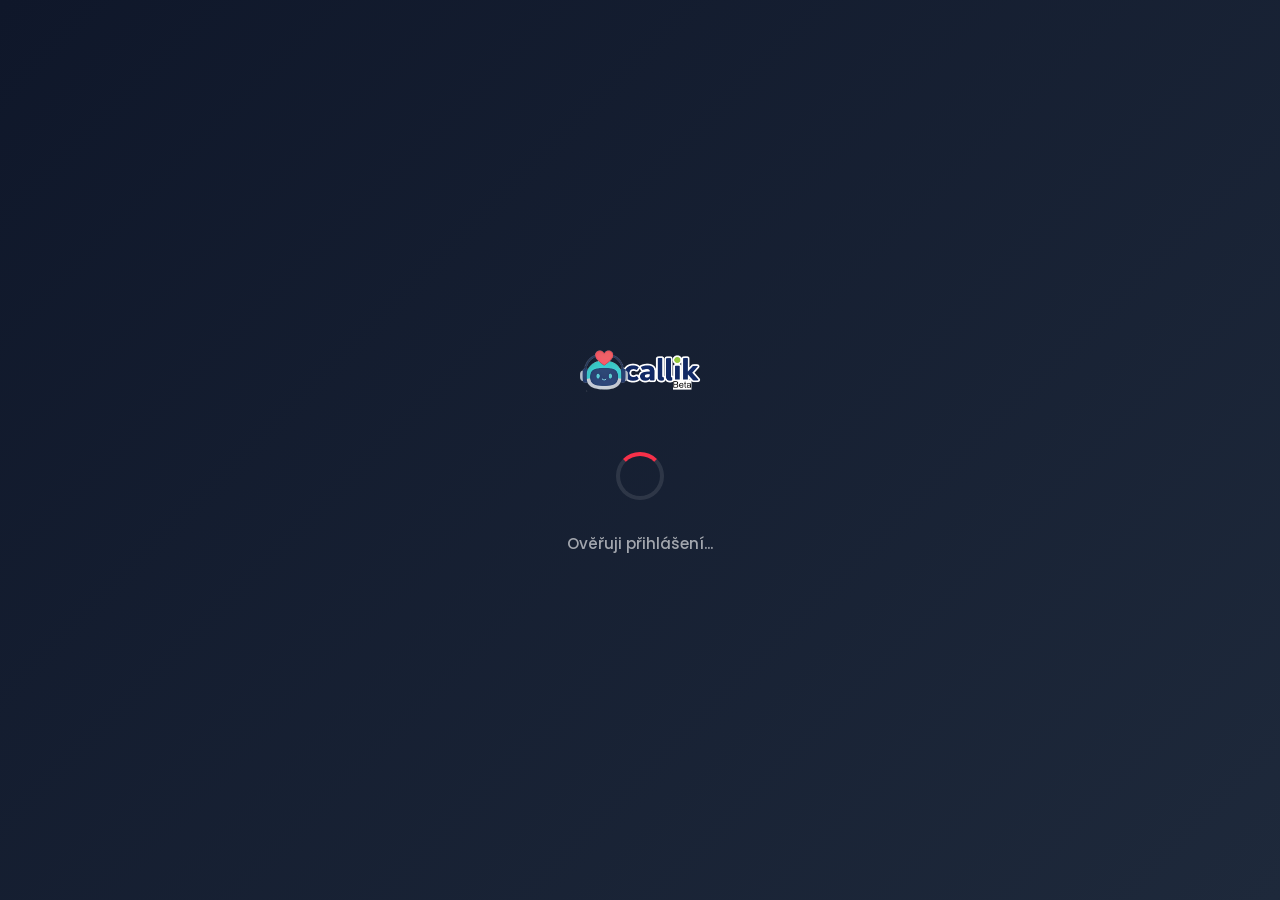
<file: index.html>
<!DOCTYPE html>
<html lang="cs">
<head>
    <meta charset="UTF-8">
    <meta name="viewport" content="width=device-width, initial-scale=1.0">
    <title>Callík – Načítání...</title>
    <link rel="icon" type="image/x-icon" href="assets/favicon.ico">
    <link rel="stylesheet" href="/css/style.css">
        <!-- Fonty: Quicksand (nadpisy) a Poppins (text) -->
        <link rel="preconnect" href="https://fonts.googleapis.com">
        <link rel="preconnect" href="https://fonts.gstatic.com" crossorigin>
        <link href="https://fonts.googleapis.com/css2?family=Poppins:ital,wght@0,300;0,400;0,500;0,600;0,700;1,400&family=Quicksand:wght@300;400;500;600;700&display=swap" rel="stylesheet">
    
    <style>
        body {
            height: 100vh;
            display: flex;
            flex-direction: column;
            align-items: center;
            justify-content: center;
            background: linear-gradient(135deg, #0f172a 0%, #1e293b 100%);
            color: white;
            text-align: center;
            margin: 0;
            overflow: hidden;
        }
    </style>
</head>
<body>

    <div>
      <div>
        <div class="loader-logo">
            <img src="assets/callik-logo.png" alt="Callík" style="height: 50px; width: auto;">
        </div>
        <div class="spinner"></div>
        <div class="status-text">Ověřuji přihlášení...</div>
    </div>

    <script type="module">
        import { supabase } from './js/supabaseClient.js';

        async function init() {
            try {
                // Získáme aktuální session
                const { data: { session } } = await supabase.auth.getSession();

                // Umělé zpoždění 800ms pro plynulost animace (aby neproblikla)
                setTimeout(() => {
                    if (session) {
                        // Uživatel je přihlášen -> jdi do aplikace
                        window.location.href = 'app.html'; 
                    } else {
                        // Uživatel není přihlášen -> jdi na landing page
                        window.location.href = 'landing.html';
                    }
                }, 800);

            } catch (error) {
                console.error("Chyba při kontrole auth:", error);
                // V případě chyby raději poslat na landing
                window.location.href = 'landing.html';
            }
        }

        init();
    </script>
</body>
</html>
</file>
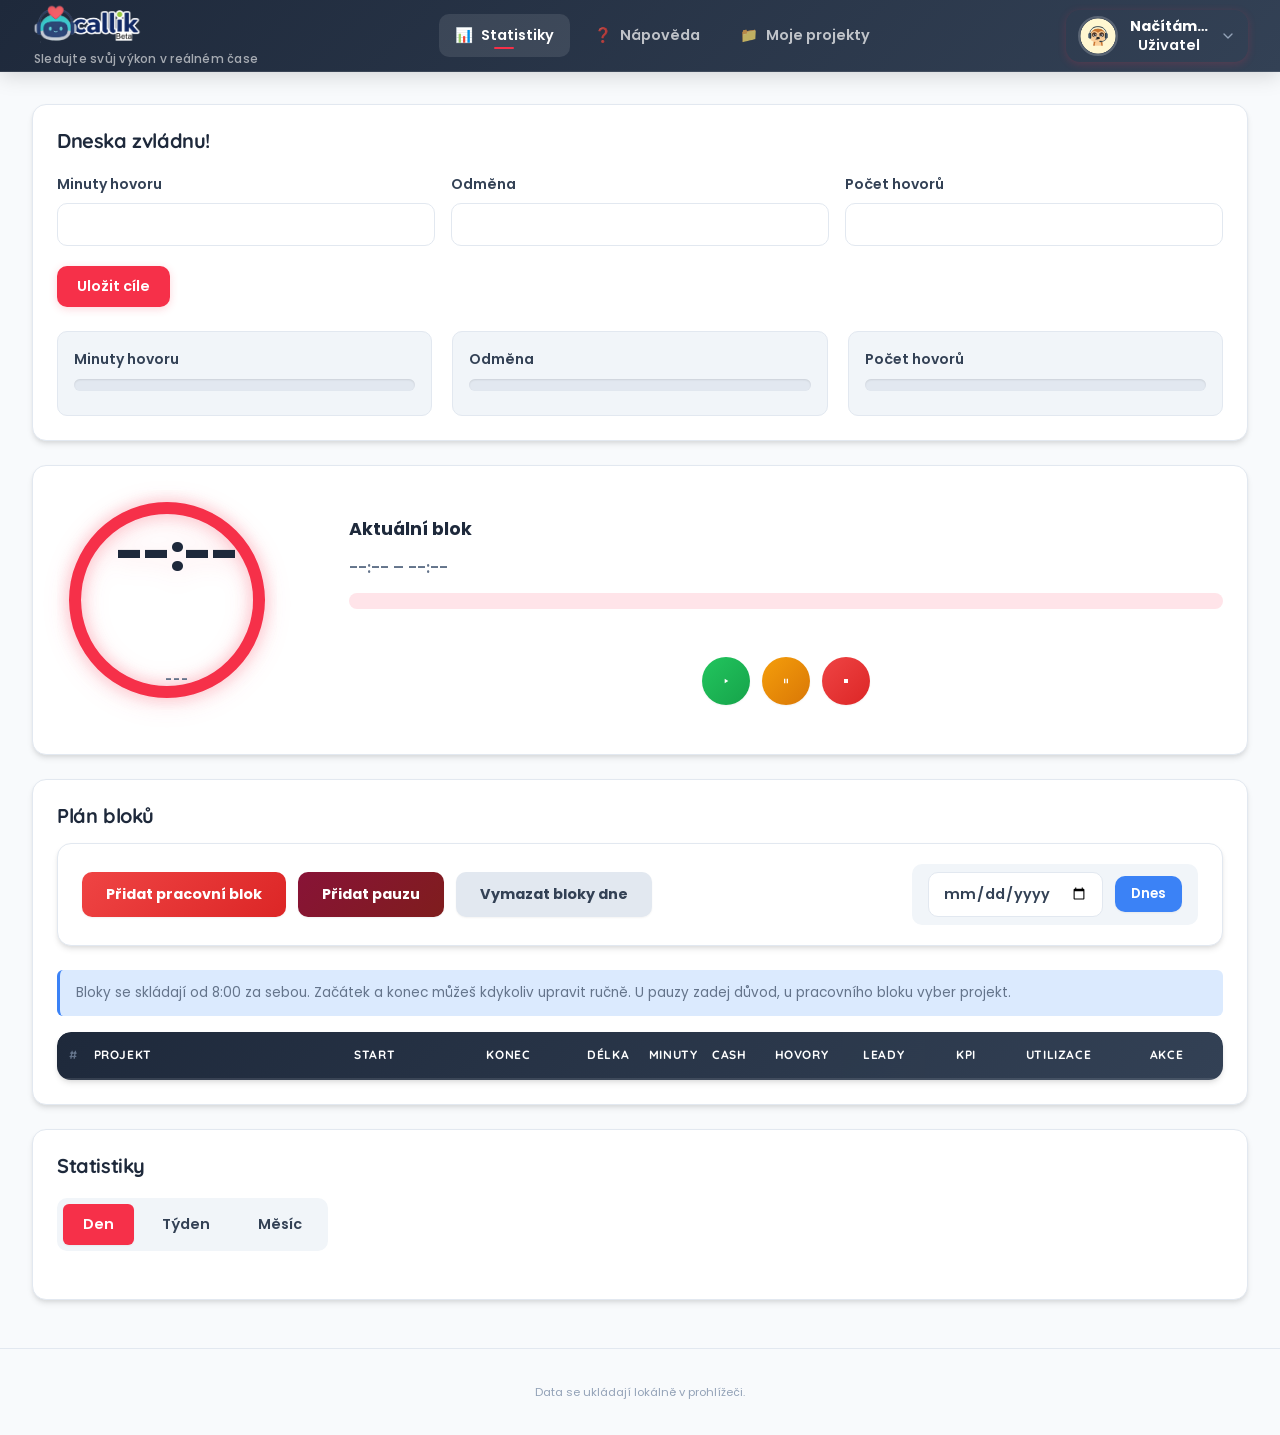
<file: app.html>
<!DOCTYPE html>
<html lang="cs">
<head>
  <meta charset="UTF-8" />
  <meta name="viewport" content="width=device-width,initial-scale=1" />
  <title>Callík</title>
  <link rel="stylesheet" href="/css/style.css" />
  <link rel="icon" type="image/x-icon" href="/assets/favicon.ico">
      <!-- Fonty: Quicksand (nadpisy) a Poppins (text) -->
      <link rel="preconnect" href="https://fonts.googleapis.com">
      <link rel="preconnect" href="https://fonts.gstatic.com" crossorigin>
      <link href="https://fonts.googleapis.com/css2?family=Poppins:ital,wght@0,300;0,400;0,500;0,600;0,700;1,400&family=Quicksand:wght@300;400;500;600;700&display=swap" rel="stylesheet">
  
</head>
<body>
  <header class="main-navbar">
    <div class="header-content">
      
      <!-- LEVÁ ČÁST -->
      <div class="nav-brand">
        <div class="brand-row">
          <!-- Logo z vašeho původního souboru -->
          <img src="/assets/callik-logo.png" alt="Callík logo" class="app-logo">
        </div>
        <div class="brand-slogan">Sledujte svůj výkon v reálném čase</div>
      </div>

      <!-- STŘED: Menu -->
      <nav class="nav-menu">
        <a href="#stats" class="nav-item active">
          <span>📊</span> Statistiky
        </a>
        <a href="#" class="nav-item">
          <span>❓</span> Nápověda
        </a>
        <a href="#" class="nav-item">
          <span>📁</span> Moje projekty
        </a>
      </nav>

     <!-- PRAVÁ ČÁST: Uživatel s Dropdownem -->
<div class="nav-user">
  <!-- Hlavní kontejner dropdownu -->
  <div class="profile-dropdown" id="profileDropdown">
    
    <!-- Klikatelná oblast (Avatar + Jméno) -->
    <button class="profile-toggle" id="profileToggle" aria-haspopup="true" aria-expanded="false">
      <img src="/assets/avatars/01.png" alt="Avatar" class="profile-avatar" id="profileAvatar">
      <div class="profile-text">
         <span id="profileName" class="profile-name">Načítám…</span>
         <span class="profile-role">Uživatel</span> <!-- Volitelné: Role pod jménem -->
      </div>
      <!-- Šipka dolů -->
      <svg class="dropdown-arrow" xmlns="http://www.w3.org/2000/svg" width="16" height="16" viewBox="0 0 24 24" fill="none" stroke="currentColor" stroke-width="2" stroke-linecap="round" stroke-linejoin="round"><polyline points="6 9 12 15 18 9"></polyline></svg>
    </button>

    <!-- Skryté menu -->
    <div class="dropdown-menu" id="dropdownMenu">
      <div class="dropdown-header">
         <span class="dropdown-user-name" id="dropdownUserName">Načítám...</span>
         <span class="dropdown-user-role">Přihlášen</span>
      </div>
      
      <div class="dropdown-divider"></div>
      
      <button class="dropdown-item">
        <svg xmlns="http://www.w3.org/2000/svg" width="16" height="16" viewBox="0 0 24 24" fill="none" stroke="currentColor" stroke-width="2" stroke-linecap="round" stroke-linejoin="round"><path d="M12.22 2h-.44a2 2 0 0 0-2 2v.18a2 2 0 0 1-1 1.73l-.43.25a2 2 0 0 1-2 0l-.15-.08a2 2 0 0 0-2.73.73l-.22.38a2 2 0 0 0 .73 2.73l.15.1a2 2 0 0 1 1 1.72v.51a2 2 0 0 1-1 1.74l-.15.09a2 2 0 0 0-.73 2.73l.22.38a2 2 0 0 0 2.73.73l.15-.08a2 2 0 0 1 2 0l.43.25a2 2 0 0 1 1 1.73V20a2 2 0 0 0 2 2h.44a2 2 0 0 0 2-2v-.18a2 2 0 0 1 1-1.73l.43-.25a2 2 0 0 1 2 0l.15.08a2 2 0 0 0 2.73-.73l.22-.38a2 2 0 0 0-.73-2.73l-.15-.1a2 2 0 0 1-1-1.72v-.51a2 2 0 0 1 1-1.74l.15-.09a2 2 0 0 0 .73-2.73l-.22-.38a2 2 0 0 0-2.73-.73l-.15.08a2 2 0 0 1-2 0l-.43-.25a2 2 0 0 1-1-1.73V4a2 2 0 0 0-2-2z"></path><circle cx="12" cy="12" r="3"></circle></svg>
        <span>Nastavení</span>
        <span class="badge-mini">Brzy</span>
      </button>

      <div class="dropdown-divider"></div>

      <button id="logoutBtn" class="dropdown-item text-danger">
        <svg xmlns="http://www.w3.org/2000/svg" width="16" height="16" viewBox="0 0 24 24" fill="none" stroke="currentColor" stroke-width="2" stroke-linecap="round" stroke-linejoin="round"><path d="M9 21H5a2 2 0 0 1-2-2V5a2 2 0 0 1 2-2h4"></path><polyline points="16 17 21 12 16 7"></polyline><line x1="21" y1="12" x2="9" y2="12"></line></svg>
        <span>Odhlásit se</span>
      </button>
    </div>

  </div>
</div>
    </div>

    </div>
  </header>


<main>
 <!-- Cíle dne -->
<section class="card goals-card">
  <div class="goals-header">
    <h2>Dneska zvládnu!</h2>
    <button id="showGoalsBtn" class="show-goals-btn" style="display: none;">
      ✏️ Upravit
    </button>
  </div>

  <div id="goalsForm">
    <div class="goals-grid">
      <label>Minuty hovoru
        <input type="number" id="goalMinutes" min="0" step="1" />
      </label>

      <label>Odměna
        <input type="number" id="goalPay" min="0" step="1" />
      </label>

      <label>Počet hovorů
        <input type="number" id="goalCalls" min="0" step="1" />
      </label>
    </div>

    <button id="saveGoalsBtn">Uložit cíle</button>
  </div>

  <div class="progress-wrapper">
    <div class="progress-item">
      <span>Minuty hovoru</span>
      <div class="progress-bar"><div class="progress-inner" id="progressMinutes"></div></div>
      <span class="progress-text" id="progressMinutesText"></span>
    </div>

    <div class="progress-item">
      <span>Odměna</span>
      <div class="progress-bar"><div class="progress-inner" id="progressPay"></div></div>
      <span class="progress-text" id="progressPayText"></span>
    </div>

    <div class="progress-item">
      <span>Počet hovorů</span>
      <div class="progress-bar"><div class="progress-inner" id="progressCalls"></div></div>
      <span class="progress-text" id="progressCallsText"></span>
    </div>
  </div>
</section>
  <!-- Focus timer -->
  <section class="focus-timer card">
    <div class="focus-timer-inner">
      <div class="ring">
        <svg class="ring-svg" width="220" height="220" viewBox="0 0 220 220" aria-label="Odpočet aktuálního bloku">
          <circle class="ring-bg" cx="110" cy="110" r="92"></circle>
          <circle class="ring-fg" cx="110" cy="110" r="92"></circle>
        </svg>

        <div class="ring-center">
          <div id="focusTime" class="ring-time">--:--</div>
          <div id="focusLabel" class="ring-label">---</div>
        </div>
      </div>

      <div class="focus-meta">
        <div class="focus-title">Aktuální blok</div>
        <div id="focusRange" class="focus-range">--:-- – --:--</div>
        <div id="focusProject" class="focus-project"></div>

        <!-- Čistý čas a pauza -->
        <div class="focus-stats">
          <div id="focusCleanTime" class="focus-clean-time"></div>
          <div id="focusPausedTime" class="focus-paused-time"></div>
        </div>

        <!-- Ovládací tlačítka -->
        <div class="timer-controls">
          <button id="timerPlayBtn" class="timer-btn timer-btn-play" title="Spustit">
            <svg width="24" height="24" viewBox="0 0 24 24" fill="currentColor">
              <path d="M8 5v14l11-7z"/>
            </svg>
          </button>
          <button id="timerPauseBtn" class="timer-btn timer-btn-pause" title="Pozastavit">
            <svg width="24" height="24" viewBox="0 0 24 24" fill="currentColor">
              <path d="M6 19h4V5H6v14zm8-14v14h4V5h-4z"/>
            </svg>
          </button>
          <button id="timerStopBtn" class="timer-btn timer-btn-stop" title="Zastavit a uložit">
            <svg width="24" height="24" viewBox="0 0 24 24" fill="currentColor">
              <path d="M6 6h12v12H6z"/>
            </svg>
          </button>
        </div>
      </div>
    </div>
  </section>

  

  <!-- Plán bloků -->
  <section class="card">
    <h2 style="margin-bottom: 15px; font-size: 1.25rem; color: #1e293b;">Plán bloků</h2>
      
    <!-- Ovládací panel (Tlačítka + Datum) -->
    <div class="controls-bar">
       <div class="buttons-group">
          <button id="addWorkBlockBtn" class="btn-action btn-work">Přidat pracovní blok</button>
          <button id="addBreakBlockBtn" class="btn-action btn-break">Přidat pauzu</button>
          <button id="clearBlocksBtn" class="btn-action btn-clear">Vymazat bloky dne</button>
       </div>

       <!-- Datum přesunuto SEM -->
       <div class="date-controls">
          <input type="date" id="dayDate" class="date-input">
          <button id="todayBtn" class="today-btn">Dnes</button>
       </div>
    </div>

    <p class="hint">
      Bloky se skládají od 8:00 za sebou. Začátek a konec můžeš kdykoliv upravit ručně.
      U pauzy zadej důvod, u pracovního bloku vyber projekt.
    </p>

    <table class="blocks-table">
      <thead>
      <tr>
        <th>#</th>
        <th>Projekt</th>
        <th>Start</th>
        <th>Konec</th>
        <th>Délka</th>
        <th>Minuty</th>
        <th>Cash</th>
        <th>Hovory</th>
        <th>Leady</th>
        <th>KPI</th>
        <th>Utilizace</th>
        <th>Akce</th>
      </tr>
      </thead>

      <tbody id="blocksTbody"></tbody>
    </table>
  </section>

  <!-- Statistiky -->
  <section class="card">
    <h2>Statistiky</h2>

    <div class="stats-controls">
      <button data-range="day" class="rangeBtn rangeBtn-active">Den</button>
      <button data-range="week" class="rangeBtn">Týden</button>
      <button data-range="month" class="rangeBtn">Měsíc</button>
    </div>

    <div id="statsContent" class="stats-content"></div>
  </section>

  <!-- Dialog: přidat projekt -->
  <dialog id="projectDialog" class="dialog">
    <form method="dialog" id="projectDialogForm" class="dialog-form">
      <h3>Přidat projekt</h3>

      <label>
        Název projektu:
        <input type="text" id="dlgProjectName" required />
      </label>

      <label>
        Cílové KPI (%):
        <input type="text" id="dlgProjectTargetKpi" placeholder="např. 12,5" required />
      </label>

      <div class="dialog-actions">
        <button value="cancel">Zrušit</button>
        <button id="dlgSaveProjectBtn" value="save">Uložit</button>
      </div>
    </form>
  </dialog>
<!-- Dialog: Editace bloku -->
<dialog id="blockEditDialog" class="dialog">
  <form id="blockEditForm" class="dialog-form"> <!-- ZDE SMAZAT method="dialog" -->
    <h3>Výsledky bloku</h3>
    <input type="hidden" id="editBlockId">
    
    <div style="background: #f0f9ff; padding: 10px; border-radius: 6px; margin-bottom: 15px; border: 1px solid #bae6fd;">
      <label style="display: flex; align-items: center; gap: 8px; cursor: pointer; color: #0369a1; font-weight: 500;">
          <input type="checkbox" id="editCumulativeMode">
          Zadávám celkové stavy projektu (od rána)
      </label>
      <div style="font-size: 0.8rem; color: #64748b; margin-top: 4px; margin-left: 24px;">
          Když zaškrtnete, Callík sám vypočítá rozdíl oproti předchozím blokům.
      </div>
  </div>

  <input type="hidden" id="editBlockId">
    <!-- ZDE BYLY SEKCE PRO PROJEKT A DŮVOD - SMAZÁNO -->

    <div class="form-row">
      <label>Minuty hovoru: <input type="number" id="editTalkMinutes" min="0"></label>
      <label>Odměna (Kč): <input type="number" id="editPay" min="0"></label>
    </div>

    <div class="form-row">
      <label>Počet hovorů: <input type="number" id="editCalls" min="0"></label>
      <label>Leady: <input type="number" id="editLeads" min="0"></label>
    </div>

    <label>Aktuální KPI (%): <input type="text" id="editCurrentKpi"></label>

    <div class="dialog-actions">
      <!-- Tlačítkům změníme typ, aby se formulář nechoval divně -->
      <button type="button" id="blockEditCancelBtn">Zrušit</button>
      <button type="submit">Uložit</button>
    </div>
  </form>
</dialog>



</main>

<footer>
  <small>Data se ukládají lokálně v prohlížeči.</small>
</footer>

 <!-- JavaScript moduly -->
 <script type="module">
  // Změna: přidáno "/js/" před názvy souborů
  import { init } from './js/app.js';
  import { checkAuth } from './js/auth.js';
  import { loadCurrentProfile, initProfileHeader } from './js/profiles.js';

  // Kontrola přihlášení
  await checkAuth();

  // Načtení profilu
  await loadCurrentProfile();
  initProfileHeader();

  // Inicializace aplikace
  await init();
</script>


</body>
</html>
</file>
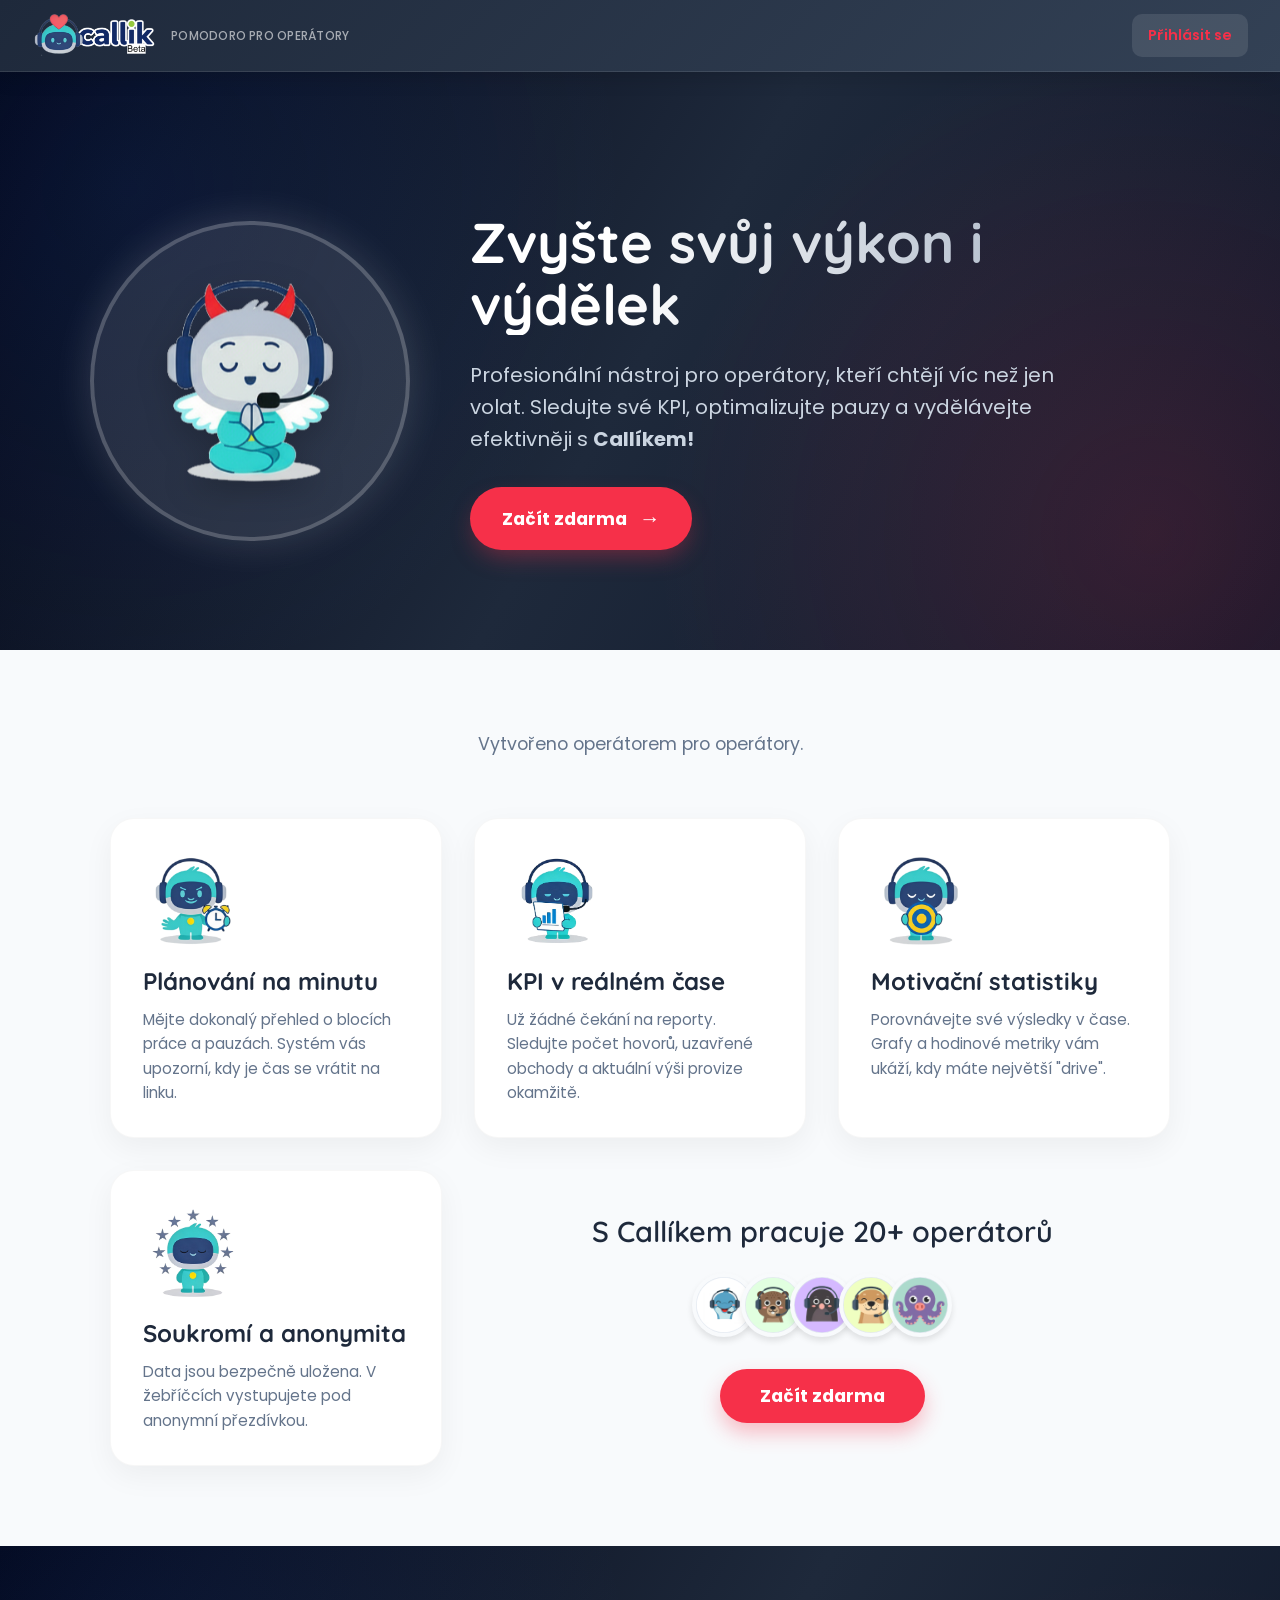
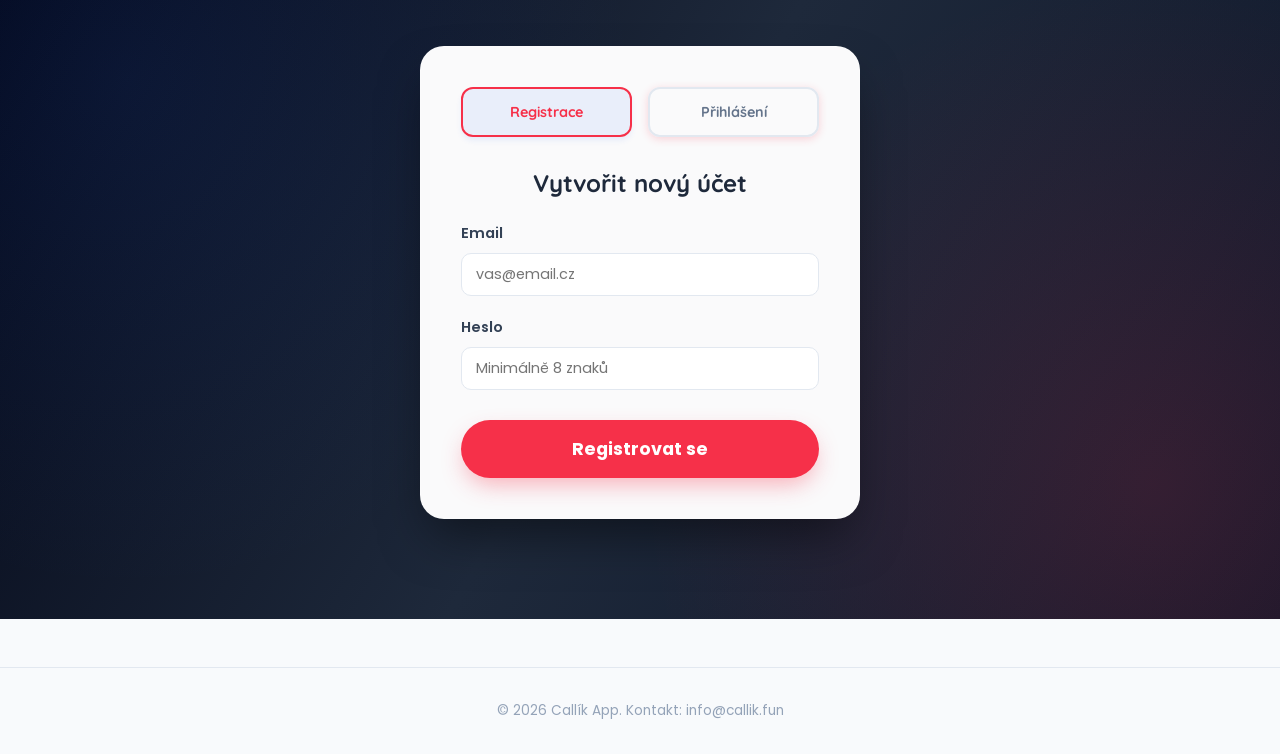
<file: landing.html>
<!DOCTYPE html>
<html lang="cs">
<head>
    <meta charset="UTF-8">
    <meta name="viewport" content="width=device-width, initial-scale=1.0">
    <title>Callík – Pomodoro pro operátory</title>
    <link rel="icon" type="image/x-icon" href="assets/favicon.ico">
    <link rel="stylesheet" href="/css/style.css">
        <!-- Fonty: Quicksand (nadpisy) a Poppins (text) -->
        <link rel="preconnect" href="https://fonts.googleapis.com">
        <link rel="preconnect" href="https://fonts.gstatic.com" crossorigin>
        <link href="https://fonts.googleapis.com/css2?family=Poppins:ital,wght@0,300;0,400;0,500;0,600;0,700;1,400&family=Quicksand:wght@300;400;500;600;700&display=swap" rel="stylesheet">
    
    <style>
        /* Specifické úpravy pro Landing Page */
        body {
            background-color: var(--color-bg);
            overflow-x: hidden;
        }
    </style>
</head>
<body>

    <!-- NAVIGACE -->
    <nav class="main-navbar">
        <div class="header-content">
          <div class="nav-brand">
            <div class="brand-row" style="align-items: center; gap: 12px;">
                <img src="assets/callik-logo.png" alt="Callík Logo" style="height: 50px; width: auto;">
                <span class="brand-slogan">POMODORO PRO OPERÁTORY</span>
            </div>
        </div>
        
            <div class="nav-menu">
                <a href="#" onclick="scrollToAuth()" class="nav-item" style="color: var(--color-primary); background: rgba(255,255,255,0.1);">Přihlásit se</a>
            </div>
        </div>
    </nav>

        <!-- HERO SECTION -->
        <header class="hero">
          <div class="hero-container">
              
              <!-- LEVÁ STRANA: OBRÁZEK (Andílek/Čertík) -->
              <div class="hero-image-wrapper">
                  <img src="assets/callik-devil-angel.png" alt="Callík Maskot" class="hero-image">
              </div>
  
              <!-- PRAVÁ STRANA: TEXT -->
              <div class="hero-text">
                  <h1>Zvyšte svůj výkon i výdělek</h1>
                  <p>Profesionální nástroj pro operátory, kteří chtějí víc než jen volat. Sledujte své KPI, optimalizujte pauzy a vydělávejte efektivněji s <strong>Callíkem!</strong></p>
                  
                  <button onclick="scrollToAuth()" class="btn-cta">
                      Začít zdarma <span style="font-size: 1.2em;">→</span>
                  </button>
              </div>
  
          </div>
      </header>
  
    <!-- FEATURES SECTION (BENTO GRID) -->
    <section id="features" class="features-new">
      <div class="features-header">
          <p>Vytvořeno operátorem pro operátory.</p>
      </div>

      <div class="bento-grid">
          
          <!-- Karta 1 -->
          <div class="bento-card">
              <!-- Zde vložte svůj obrázek -->
              <img src="assets/mascot-1.png" alt="Mascot Timer" class="card-mascot">
              <h3>Plánování na minutu</h3>
              <p>Mějte dokonalý přehled o blocích práce a pauzách. Systém vás upozorní, kdy je čas se vrátit na linku.</p>
          </div>

          <!-- Karta 2 -->
          <div class="bento-card">
              <img src="assets/mascot-2.png" alt="Mascot KPI" class="card-mascot">
              <h3>KPI v reálném čase</h3>
              <p>Už žádné čekání na reporty. Sledujte počet hovorů, uzavřené obchody a aktuální výši provize okamžitě.</p>
          </div>

          <!-- Karta 3 -->
          <div class="bento-card">
              <img src="assets/mascot-3.png" alt="Mascot Stats" class="card-mascot">
              <h3>Motivační statistiky</h3>
              <p>Porovnávejte své výsledky v čase. Grafy a hodinové metriky vám ukáží, kdy máte největší "drive".</p>
          </div>

          <!-- Karta 4 (Dole vlevo) -->
          <div class="bento-card">
              <img src="assets/mascot-4.png" alt="Mascot Privacy" class="card-mascot">
              <h3>Soukromí a anonymita</h3>
              <p>Data jsou bezpečně uložena. V žebříčcích vystupujete pod anonymní přezdívkou.</p>
          </div>

          <!-- Social Proof Sekce (Dole vpravo - zabírá 2 sloupce) -->
          <div class="social-proof-area">
              <h3 class="social-proof-title">S Callíkem pracuje 20+ operátorů</h3>
              
              <!-- Shluk avatarů -->
            
               <div class="avatars-cluster" id="avatar-container">
             <!-- Obrázky se načtou náhodně přes JavaScript -->
              </div>


              <button onclick="scrollToAuth()" class="btn-social-cta">
                  Začít zdarma
              </button>
          </div>

      </div>
  </section>

        <!-- AUTH SECTION -->
        <section id="auth-section" class="auth-section-gradient">
        
          <!-- PŘIHLAŠOVACÍ / REGISTRAČNÍ KONTEJNER -->
          <div id="auth-container" class="auth-container active">
              
              <!-- Nová tlačítka s mezerou -->
              <div class="auth-tabs-wrapper">
                  <button onclick="switchTab('register')" id="tab-register" class="auth-tab active-tab">
                      Registrace
                  </button>
                  <button onclick="switchTab('login')" id="tab-login" class="auth-tab">
                      Přihlášení
                  </button>
              </div>
  
              <!-- Formulář REGISTRACE -->
              <form id="register-form">
                  <h3 style="margin-bottom: 24px; color: var(--color-dark); font-size: 1.5rem;">Vytvořit nový účet</h3>
                  <div class="form-group">
                      <label class="form-label">Email</label>
                      <input type="email" id="reg-email" class="form-input" placeholder="vas@email.cz" required>
                  </div>
                  <div class="form-group">
                      <label class="form-label">Heslo</label>
                      <input type="password" id="reg-password" class="form-input" placeholder="Minimálně 8 znaků" required minlength="8">
                  </div>
                  
                  <button type="submit" id="reg-btn" class="btn-cta" style="width: 100%; justify-content: center; margin-top: 10px;">
                      Registrovat se
                  </button>
              </form>
  
              <!-- Formulář PŘIHLÁŠENÍ -->
              <form id="login-form" style="display: none;">
                  <h3 style="margin-bottom: 24px; color: var(--color-dark); font-size: 1.5rem;">Vítejte zpět</h3>
                  <div class="form-group">
                      <label class="form-label">Email</label>
                      <input type="email" id="login-email" class="form-input" placeholder="vas@email.cz" required>
                  </div>
                  <div class="form-group">
                      <label class="form-label">Heslo</label>
                      <input type="password" id="login-password" class="form-input" placeholder="Vaše heslo" required>
                  </div>
                  
                  <button type="submit" id="login-btn" class="btn-cta" style="width: 100%; justify-content: center; margin-top: 10px;">
                      Přihlásit se
                  </button>
              </form>
          </div>
  
          <!-- KROK 2: OVĚŘENÍ EMAILU (Mezikrok) -->
          <div id="verify-step" class="auth-container">
              <div class="verification-icon">✉️</div>
              <h2 style="margin-bottom: 16px; color: var(--color-dark);">Ověřte svůj email</h2>
              <p style="color: var(--color-text-light); margin-bottom: 30px;">
                  Odeslali jsme potvrzovací odkaz na <strong id="verify-email-display">váš email</strong>. 
                  Pro aktivaci účtu prosím klikněte na odkaz v emailu.
              </p>
              
              <div style="background: var(--warning-light); color: #b45309; padding: 16px; border-radius: var(--radius-md); font-size: 0.9rem; margin-bottom: 24px; text-align: left; line-height: 1.5;">
                  <strong>⚠️ Důležité:</strong> Pokud email nevidíte, zkontrolujte složku <em>Spam</em> nebo <em>Hromadné</em>.
              </div>
  
              <p style="margin-top: 24px;">
                  <a href="#" onclick="location.reload()" style="color: var(--color-primary); font-weight: 600;">Zpět na přihlášení</a>
              </p>
          </div>
  
      </section>
  

    <footer>
        <p>© 2026 Callík App. Kontakt: info@callik.fun</p>
    </footer>

    <!-- LOGIKA APLIKACE -->
    <script type="module">
        // Importujeme Supabase přímo, abychom měli kontrolu nad flow
        import { supabase } from './js/supabaseClient.js';

        // Globální funkce pro scrollování
        window.scrollToAuth = function() {
            document.getElementById('auth-section').scrollIntoView({ behavior: 'smooth' });
        }

               // Přepínání tabů (Upraveno pro nové třídy)
               window.switchTab = function(tab) {
            const regForm = document.getElementById('register-form');
            const loginForm = document.getElementById('login-form');
            const tabReg = document.getElementById('tab-register');
            const tabLogin = document.getElementById('tab-login');

            if (tab === 'register') {
                regForm.style.display = 'block';
                loginForm.style.display = 'none';
                
                // Přepnutí tříd
                tabReg.classList.add('active-tab');
                tabLogin.classList.remove('active-tab');
            } else {
                regForm.style.display = 'none';
                loginForm.style.display = 'block';

                // Přepnutí tříd
                tabLogin.classList.add('active-tab');
                tabReg.classList.remove('active-tab');
            }
        }


        // --- REGISTRACE ---
        document.getElementById('register-form').addEventListener('submit', async (e) => {
            e.preventDefault();
            const btn = document.getElementById('reg-btn');
            const email = document.getElementById('reg-email').value;
            const password = document.getElementById('reg-password').value;

            btn.textContent = 'Registruji...';
            btn.disabled = true;

            try {
                // Voláme přímo Supabase signUp
                const { data, error } = await supabase.auth.signUp({
                    email: email,
                    password: password
                });

                if (error) throw error;

                // Úspěch -> Zobrazit mezikrok (Ověření emailu)
                document.getElementById('auth-container').classList.remove('active');
                document.getElementById('verify-step').classList.add('active');
                document.getElementById('verify-email-display').textContent = email;
                
                // Jemný scroll nahoru, aby bylo okno vidět celé
                document.getElementById('auth-section').scrollIntoView({ behavior: 'smooth' });

            } catch (err) {
                alert('Chyba při registraci: ' + err.message);
                btn.textContent = 'Registrovat se';
                btn.disabled = false;
            }
        });

        // --- PŘIHLÁŠENÍ ---
        document.getElementById('login-form').addEventListener('submit', async (e) => {
            e.preventDefault();
            const btn = document.getElementById('login-btn');
            const email = document.getElementById('login-email').value;
            const password = document.getElementById('login-password').value;

            btn.textContent = 'Přihlašuji...';
            btn.disabled = true;

            try {
                const { data, error } = await supabase.auth.signInWithPassword({
                    email: email,
                    password: password
                });

                if (error) throw error;

                // Úspěch -> Přesměrovat do aplikace
                // Předpokládám, že hlavní aplikace je 'app.html' podle auth.js
                window.location.href = 'app.html';

            } catch (err) {
                alert('Chyba při přihlášení: ' + err.message);
                btn.textContent = 'Přihlásit se';
                btn.disabled = false;
            }
        });
    </script>
    <script>
      document.addEventListener("DOMContentLoaded", () => {
          const container = document.getElementById('avatar-container');
          if (!container) return;
  
          const totalAvatarsAvailable = 30; // Máte 01.png až 30.png
          const avatarsToShow = 5;          // Kolik jich chceme zobrazit
          const selectedNumbers = new Set(); // Set zaručí unikátnost (žádné duplicity)
  
          // 1. Vygeneruj unikátní náhodná čísla
          while (selectedNumbers.size < avatarsToShow) {
              const randomNum = Math.floor(Math.random() * totalAvatarsAvailable) + 1;
              selectedNumbers.add(randomNum);
          }
  
          // 2. Vytvoř obrázky a vlož je do stránky
          selectedNumbers.forEach(num => {
              // Převede číslo na string s nulou na začátku (např. 5 -> "05")
              const fileName = num.toString().padStart(2, '0') + '.png';
              
              const img = document.createElement('img');
              img.src = `assets/avatars/${fileName}`;
              img.alt = `Uživatel ${num}`;
              img.className = 'avatar-circle';
              
              // Volitelné: Přidat náhodné pozadí, kdyby byl obrázek průhledný
              // const colors = ['#fbbf24', '#a3e635', '#e879f9', '#38bdf8', '#f472b6'];
              // img.style.background = colors[Math.floor(Math.random() * colors.length)];
  
              container.appendChild(img);
          });
      });
  </script>
  
</body>
</html>
</file>
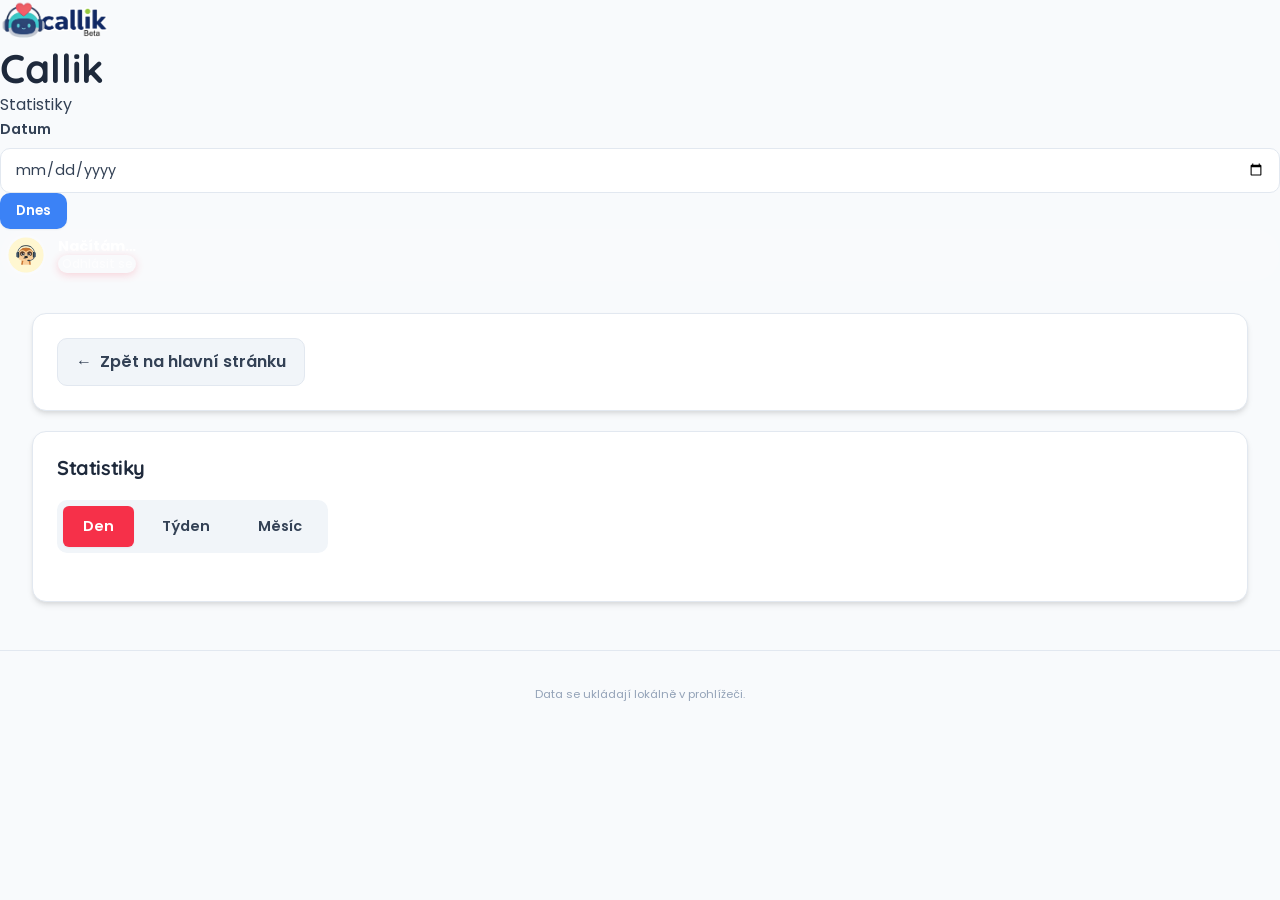
<file: stats.html>
<!DOCTYPE html>
<html lang="cs">
<head>
    <meta charset="UTF-8" />
    <meta name="viewport" content="width=device-width,initial-scale=1" />
    <title>Statistiky - Callik</title>
    <link rel="stylesheet" href="/css/style.css" />
    <link rel="icon" type="image/x-icon" href="/assets/favicon.ico" />
</head>
<body>
    <header class="app-header">
        <div class="app-header-left">
            <img src="/assets/callik-logo.png" alt="Callik logo" class="app-logo" />
            <div class="app-header-title">
                <h1>Callik</h1>
                <span class="app-header-subtitle">Statistiky</span>
            </div>
        </div>

        <div class="app-header-center">
            <label class="date-picker-label">
                Datum
                <input type="date" id="dayDate" />
            </label>
            <button id="todayBtn" class="btn-today">Dnes</button>
        </div>

        <div class="app-header-right" id="profileMenu">
            <div class="profile-info">
                <img src="/assets/avatars/01.png" alt="Avatar" class="profile-avatar" id="profileAvatar" />
                <div class="profile-text">
                    <span id="profileName" class="profile-name">Načítám…</span>
                    <button id="logoutBtn" class="profile-logout">Odhlásit se</button>
                </div>
            </div>
        </div>
    </header>

    <main>
        <!-- Navigace zpět -->
        <section class="card" style="margin-bottom: 20px;">
            <a href="app.html" class="btn-back" style="display: inline-flex; align-items: center; gap: 8px; text-decoration: none; color: var(--primary-color);">
                <span>←</span> Zpět na hlavní stránku
            </a>
        </section>

        <!-- Statistiky -->
        <section class="card">
            <h2>Statistiky</h2>

            <div class="stats-controls">
                <button data-range="day" class="rangeBtn rangeBtn-active">Den</button>
                <button data-range="week" class="rangeBtn">Týden</button>
                <button data-range="month" class="rangeBtn">Měsíc</button>
            </div>

            <div id="statsContent" class="stats-content"></div>
        </section>
    </main>

    <footer>
        <small>Data se ukládají lokálně v prohlížeči.</small>
    </footer>

    <script type="module" src="/js/config.js"></script>
    <script type="module" src="/js/supabaseClient.js"></script>
    <script type="module" src="/js/auth.js"></script>

    <script type="module">
        import { supabase } from '/js/supabaseClient.js';
        import { loadCurrentProfile, initProfileHeader } from '/js/profiles.js';
        import * as db from '/js/db.js';

        async function checkAuthGuard() {
            const { data: { user } } = await supabase.auth.getUser();
            if (!user) {
                window.location.href = 'index.html';
                return false;
            }
            return true;
        }

        async function initStatsPage() {
            if (!await checkAuthGuard()) return;

            // Načtení profilu uživatele
            await loadCurrentProfile();
            initProfileHeader();

            // Inicializace statistik
            await loadStats('day');

            // Event listenery pro range buttony
            document.querySelectorAll('.rangeBtn').forEach(btn => {
                btn.addEventListener('click', async (e) => {
                    document.querySelectorAll('.rangeBtn').forEach(b => b.classList.remove('rangeBtn-active'));
                    e.target.classList.add('rangeBtn-active');
                    const range = e.target.getAttribute('data-range');
                    await loadStats(range);
                });
            });
        }

        async function loadStats(range) {
            const statsContent = document.getElementById('statsContent');
            statsContent.innerHTML = '<p>Načítání statistik...</p>';

            try {
                const { data: { user } } = await supabase.auth.getUser();
                if (!user) return;

                // Získání dat z databáze podle rozsahu
                let blocks = [];
                const now = new Date();
                let startDate;

                if (range === 'day') {
                    startDate = new Date(now.setHours(0, 0, 0, 0));
                } else if (range === 'week') {
                    startDate = new Date(now.setDate(now.getDate() - 7));
                } else if (range === 'month') {
                    startDate = new Date(now.setDate(now.getDate() - 30));
                }

                // Načtení bloků z Supabase
                const { data, error } = await supabase
                    .from('blocks')
                    .select('*')
                    .eq('user_id', user.id)
                    .gte('created_at', startDate.toISOString())
                    .order('created_at', { ascending: false });

                if (error) {
                    console.error('Chyba při načítání bloků:', error);
                    statsContent.innerHTML = '<p>Chyba při načítání dat.</p>';
                    return;
                }

                blocks = data || [];

                // Výpočet statistik
                let totalMinutes = 0;
                let totalCalls = 0;
                let totalReward = 0;

                blocks.forEach(block => {
                    totalMinutes += block.talk_minutes || 0;
                    totalCalls += block.calls || 0;
                    totalReward += block.pay || 0;
                });

                // Zobrazení statistik
                const rangeText = range === 'day' ? 'dnes' : range === 'week' ? 'za týden' : 'za měsíc';
                statsContent.innerHTML = `
                    <div class="stats-grid">
                        <div class="stat-card">
                            <h3>Celkem hovorů</h3>
                            <p class="stat-value">${totalCalls}</p>
                            <small>${rangeText}</small>
                        </div>
                        <div class="stat-card">
                            <h3>Minut hovoru</h3>
                            <p class="stat-value">${totalMinutes}</p>
                            <small>${rangeText}</small>
                        </div>
                        <div class="stat-card">
                            <h3>Odměna</h3>
                            <p class="stat-value">${totalReward} Kč</p>
                            <small>${rangeText}</small>
                        </div>
                `;
            } catch (err) {
                console.error('Chyba:', err);
                statsContent.innerHTML = '<p>Nastala chyba při načítání statistik.</p>';
            }
        }

        // Inicializace při načtení stránky
        initStatsPage();
    </script>
</body>
</html>
</file>
<file: css/style.css>
/* ==========================================
   CALLÍK - MODERNÍ DESIGN 2026
   ========================================== */

/* === IMPORT FONTŮ === */
@import url("https://fonts.googleapis.com/css2?family=Quicksand:wght@400;500;600;700;800&family=Poppins:wght@300;400;500;600;700;800&display=swap");

/* === 1. CSS PROMĚNNÉ === */
:root {
  /* Fonty */
  --font-heading: 'Quicksand', sans-serif;
  --font-body: 'Poppins', sans-serif;
  
  /* Primární barva */
  --color-primary: #F63049;
  --color-primary-hover: #ff4d63;
  --color-primary-soft: #D02752;
  --color-primary-dark: #8A244B;
  --color-primary-light: #ffe4e9;
  
  /* Neutrální barvy */
  --color-dark: #1e293b;
  --color-text: #334155;
  --color-text-light: #64748b;
  --color-text-muted: #94a3b8;
  
  /* Pozadí */
  --color-bg: #f8fafc;
  --color-card-bg: #ffffff;
  --color-border: #e2e8f0;
  --color-border-light: #f1f5f9;
  
  /* Funkční barvy */
  --success: #10b981;
  --success-light: #d1fae5;
  --warning: #f59e0b;
  --warning-light: #fef3c7;
  --danger: #ef4444;
  --danger-light: #fee2e2;
  --info: #3b82f6;
  --info-light: #dbeafe;
  
  /* Stíny */
  --shadow-sm: 0 1px 2px 0 rgba(0, 0, 0, 0.05);
  --shadow-md: 0 4px 6px -1px rgba(0, 0, 0, 0.1), 0 2px 4px -1px rgba(0, 0, 0, 0.06);
  --shadow-lg: 0 10px 15px -3px rgba(0, 0, 0, 0.1), 0 4px 6px -2px rgba(0, 0, 0, 0.05);
  --shadow-xl: 0 20px 25px -5px rgba(0, 0, 0, 0.1), 0 10px 10px -5px rgba(0, 0, 0, 0.04);
  
  /* Zaoblení */
  --radius-sm: 6px;
  --radius-md: 10px;
  --radius-lg: 14px;
  --radius-xl: 20px;
  --radius-full: 9999px;
  
  /* Animace */
  --transition-fast: 150ms cubic-bezier(0.4, 0, 0.2, 1);
  --transition-base: 200ms cubic-bezier(0.4, 0, 0.2, 1);
  --transition-slow: 300ms cubic-bezier(0.4, 0, 0.2, 1);
}

/* === 2. RESET === */
*,
*::before,
*::after {
  box-sizing: border-box;
  margin: 0;
  padding: 0;
}

body {
  font-family: var(--font-body);
  background: var(--color-bg);
  color: var(--color-text);
  line-height: 1.6;
  -webkit-font-smoothing: antialiased;
  -moz-osx-font-smoothing: grayscale;
}

h1, h2, h3, h4, h5, h6 {
  font-family: var(--font-heading);
  font-weight: 700;
  color: var(--color-dark);
  line-height: 1.2;
}

h1 { font-size: 2.5rem; }
h2 { font-size: 1.5rem; }
h3 { font-size: 1.25rem; }
/* === 3. NAVIGAČNÍ LIŠTA === */
.main-navbar {
  background: linear-gradient(135deg, #1e293b 0%, #334155 100%);
  border-bottom: 1px solid rgba(255, 255, 255, 0.1);
  height: 72px;
  display: flex;
  justify-content: center;
  box-shadow: 0 4px 20px rgba(0, 0, 0, 0.15);
  position: sticky;
  top: 0;
  z-index: 1000;
  backdrop-filter: blur(10px);
}

.header-content {
  width: 100%;
  max-width: 1400px;
  padding: 0 32px;
  display: flex;
  align-items: center;
  justify-content: space-between;
}

.nav-brand {
  display: flex;
  flex-direction: column;
  justify-content: center;
  gap: 2px;
}

.brand-row {
  display: flex;
  align-items: center;
  gap: 12px;
}

.brand-slogan {
  font-size: 0.75rem;
  color: rgba(255, 255, 255, 0.6);
  font-weight: 500;
  margin-left: 2px;
  letter-spacing: 0.02em;
}

.app-logo {
  height: 44px;
  width: auto;
  display: block;
  object-fit: contain;
  transition: transform var(--transition-base);
}

.app-logo:hover {
  transform: scale(1.05);
}

.nav-menu {
  display: flex;
  gap: 8px;
}

.nav-item {
  text-decoration: none;
  color: rgba(255, 255, 255, 0.7);
  font-weight: 600;
  font-size: 0.9rem;
  display: flex;
  align-items: center;
  gap: 8px;
  padding: 10px 16px;
  border-radius: var(--radius-md);
  transition: all var(--transition-base);
  position: relative;
}

.nav-item::before {
  content: '';
  position: absolute;
  bottom: 8px;
  left: 50%;
  transform: translateX(-50%) scaleX(0);
  width: 20px;
  height: 2px;
  background: var(--color-primary);
  border-radius: 2px;
  transition: transform var(--transition-base);
}

.nav-item:hover,
.nav-item.active {
  color: #ffffff;
  background: rgba(255, 255, 255, 0.1);
}

.nav-item.active::before {
  transform: translateX(-50%) scaleX(1);
}

/* Profil uživatele */
.nav-user {
  display: flex;
  align-items: center;
  gap: 16px;
}

.profile-info {
  display: flex;
  align-items: center;
  gap: 12px;
  padding: 6px 12px 6px 6px;
  border-radius: var(--radius-full);
  background: rgba(255, 255, 255, 0.08);
  transition: all var(--transition-base);
}

.profile-info:hover {
  background: rgba(255, 255, 255, 0.12);
}

.profile-avatar {
  width: 40px;
  height: 40px;
  border-radius: 50%;
  border: 2px solid rgba(255, 255, 255, 0.2);
  object-fit: cover;
  transition: all var(--transition-base);
}

.profile-avatar:hover {
  border-color: var(--color-primary);
  transform: scale(1.05);
}

.profile-text {
  display: flex;
  flex-direction: column;
  line-height: 1.3;
}

.profile-name {
  font-weight: 700;
  color: #ffffff;
  font-size: 0.9rem;
}

.profile-logout {
  background: none;
  border: none;
  color: rgba(255, 255, 255, 0.6);
  font-size: 0.75rem;
  cursor: pointer;
  padding: 0;
  text-decoration: none;
  transition: color var(--transition-fast);
  font-weight: 500;
}

.profile-logout:hover {
  color: var(--color-primary);
}

/* Profile Dropdown */
.profile-dropdown {
  position: relative;
  display: inline-block;
}

.profile-toggle {
  display: flex;
  align-items: center;
  gap: 12px;
  background: transparent;
  border: none;
  cursor: pointer;
  padding: 6px 12px;
  border-radius: var(--radius-lg);
  transition: background 0.2s;
}

.profile-toggle:hover,
.profile-dropdown.open .profile-toggle {
  background: rgba(255, 255, 255, 0.1);
}

.dropdown-arrow {
  color: var(--color-text-muted);
  transition: transform 0.2s;
}

.profile-dropdown.open .dropdown-arrow {
  transform: rotate(180deg);
}

.dropdown-menu {
  position: absolute;
  top: 100%;
  right: 0;
  margin-top: 10px;
  width: 220px;
  background: var(--color-card-bg);
  border: 1px solid var(--color-border);
  border-radius: var(--radius-md);
  box-shadow: var(--shadow-lg);
  opacity: 0;
  visibility: hidden;
  transform: translateY(-10px);
  transition: all 0.2s cubic-bezier(0.16, 1, 0.3, 1);
  z-index: 1000;
}

.profile-dropdown.open .dropdown-menu {
  opacity: 1;
  visibility: visible;
  transform: translateY(0);
}

.dropdown-header {
  padding: 12px 16px;
  background: var(--color-bg);
  border-bottom: 1px solid var(--color-border);
  border-radius: var(--radius-md) var(--radius-md) 0 0;
}

.dropdown-user-name {
  display: block;
  font-weight: 600;
  color: var(--color-dark);
}

.dropdown-user-role {
  font-size: 0.75rem;
  color: var(--color-text-light);
}

.dropdown-item {
  width: 100%;
  display: flex;
  align-items: center;
  gap: 10px;
  padding: 10px 16px;
  border: none;
  background: none;
  text-align: left;
  font-size: 0.9rem;
  color: var(--color-text);
  cursor: pointer;
  transition: background 0.15s;
}

.dropdown-item:hover {
  background: var(--color-bg);
  color: var(--color-dark);
}

.dropdown-divider {
  height: 1px;
  background: var(--color-border);
  margin: 4px 0;
}

.text-danger {
  color: var(--danger);
}

.text-danger:hover {
  background: var(--danger-light);
  color: var(--danger);
}

/* === 4. HLAVNÍ OBSAH === */
main {
  max-width: 1280px;
  margin: 32px auto;
  padding: 0 32px;
}

/* === 5. KARTY === */
.card {
  background: var(--color-card-bg);
  border-radius: var(--radius-lg);
  padding: 24px;
  margin-bottom: 24px;
  box-shadow: var(--shadow-md);
  border: 1px solid var(--color-border);
  transition: all var(--transition-base);
}

.card:hover {
  box-shadow: var(--shadow-lg);
  transform: translateY(-2px);
}

.card h2 {
  margin: 0 0 20px 0;
  font-size: 1.25rem;
  font-weight: 700;
  color: var(--color-dark);
  letter-spacing: -0.02em;
}

/* === 6. FORMULÁŘE A INPUTY === */
.goals-grid {
  display: grid;
  grid-template-columns: repeat(auto-fit, minmax(200px, 1fr));
  gap: 16px;
  margin-bottom: 20px;
}

label {
  font-size: 0.875rem;
  font-weight: 600;
  display: flex;
  flex-direction: column;
  gap: 8px;
  color: var(--color-text);
}

input[type="number"],
input[type="date"],
input[type="time"],
input[type="text"],
input[type="email"],
input[type="password"],
select {
  padding: 10px 14px;
  border-radius: var(--radius-md);
  border: 1.5px solid var(--color-border);
  font-size: 0.9rem;
  font-family: inherit;
  transition: all var(--transition-base);
  background: var(--color-card-bg);
  color: var(--color-text);
}

input:hover,
select:hover {
  border-color: var(--color-text-light);
}

input:focus,
select:focus {
  outline: none;
  border-color: var(--color-primary);
  box-shadow: 0 0 0 3px rgba(246, 48, 73, 0.1);
  background: white;
}

/* Inputy v tabulce */
.table-input,
.table-select {
  width: 100%;
  padding: 8px 12px;
  border: 1.5px solid var(--color-border);
  border-radius: var(--radius-sm);
  background-color: transparent;
  font-size: 0.875rem;
  transition: all var(--transition-base);
}

.table-input:focus,
.table-select:focus {
  background-color: #fff;
  border-color: var(--color-primary);
  outline: none;
  box-shadow: 0 0 0 3px rgba(246, 48, 73, 0.1);
}

.table-input:hover,
.table-select:hover {
  background-color: var(--color-border-light);
  border-color: var(--color-text-light);
}

input[type="time"].table-input,
.time-input-centered {
  min-width: 90px;
  cursor: pointer;
  text-align: center;
}

.break-input {
  font-weight: 600;
  color: var(--color-text-light);
  text-align: left;
  padding-left: 12px;
  background: transparent;
  border: 1.5px solid transparent;
}

.break-input:focus {
  background: white;
  border-color: var(--info);
}

/* === 7. TLAČÍTKA === */
button {
  padding: 10px 20px;
  border-radius: var(--radius-md);
  border: none;
  background: var(--color-primary);
  color: #fff;
  font-size: 0.9rem;
  font-weight: 600;
  cursor: pointer;
  transition: all var(--transition-base);
  box-shadow: 0 2px 8px rgba(246, 48, 73, 0.2);
  font-family: inherit;
}

button:hover {
  background: var(--color-primary-hover);
  transform: translateY(-1px);
  box-shadow: 0 4px 12px rgba(246, 48, 73, 0.3);
}

button:active {
  transform: translateY(0);
  box-shadow: 0 2px 4px rgba(246, 48, 73, 0.2);
}

button:disabled {
  opacity: 0.5;
  cursor: not-allowed;
  transform: none;
  box-shadow: none;
}

.small-btn {
  padding: 8px 12px;
  font-size: 0.8rem;
  box-shadow: var(--shadow-sm);
  border-radius: var(--radius-md);
  background: var(--info-light);
  color: var(--info);
  font-weight: 600;
}

.small-btn:hover {
  background: var(--info);
  color: white;
}

.add-project-btn {
  padding: 6px 10px;
  background: var(--info-light);
  color: var(--info);
  border-radius: var(--radius-sm);
  font-weight: 700;
  border: none;
  cursor: pointer;
  font-size: 1.2rem;
  line-height: 1;
}

.add-project-btn:hover {
  background: var(--info);
  color: white;
  transform: scale(1.1);
}

/* === 8. OVLÁDACÍ PANEL === */
.controls-bar {
  display: flex;
  justify-content: space-between;
  align-items: center;
  margin-bottom: 24px;
  background: white;
  padding: 20px 24px;
  border-radius: var(--radius-lg);
  box-shadow: var(--shadow-md);
  border: 1px solid var(--color-border);
}

.buttons-group {
  display: flex;
  gap: 12px;
  flex-wrap: wrap;
}

.btn-action {
  padding: 12px 24px;
  border: none;
  border-radius: var(--radius-md);
  font-weight: 700;
  cursor: pointer;
  font-size: 0.9rem;
  transition: all var(--transition-base);
  box-shadow: var(--shadow-sm);
}

.btn-action:hover {
  transform: translateY(-2px);
  box-shadow: var(--shadow-md);
}

.btn-action:active {
  transform: scale(0.98);
}

.btn-work {
  background: linear-gradient(135deg, #ef4444 0%, #dc2626 100%);
  color: white;
}

.btn-break {
  background: linear-gradient(135deg, #881337 0%, #7f1d1d 100%);
  color: white;
}

.btn-clear {
  background: var(--color-border);
  color: var(--color-text);
}

.btn-clear:hover {
  background: var(--danger);
  color: white;
}

.date-controls {
  display: flex;
  align-items: center;
  gap: 12px;
  background: var(--color-border-light);
  padding: 8px 16px;
  border-radius: var(--radius-md);
}

.date-input {
  border: none;
  background: transparent;
  font-family: inherit;
  font-size: 0.9rem;
  font-weight: 600;
  color: var(--color-text);
  cursor: pointer;
}

.today-btn,
.btn-today {
  background: var(--info);
  color: white;
  border: none;
  padding: 8px 16px;
  border-radius: var(--radius-md);
  font-size: 0.85rem;
  cursor: pointer;
  font-weight: 600;
  box-shadow: var(--shadow-sm);
  transition: all var(--transition-base);
}

.today-btn:hover,
.btn-today:hover {
  background: #2563eb;
  transform: translateY(-1px);
  box-shadow: var(--shadow-md);
}

/* === 9. FOCUS TIMER === */
.focus-timer {
  margin-bottom: 24px;
}

.focus-timer-inner {
  display: grid;
  grid-template-columns: 260px 1fr;
  gap: 32px;
  align-items: center;
}

.ring {
  position: relative;
  width: 240px;
  height: 240px;
  filter: drop-shadow(0 4px 12px rgba(246, 48, 73, 0.15));
}

.ring-svg {
  transform: rotate(-90deg);
}

.ring-bg,
.ring-fg {
  fill: none;
  stroke-width: 12;
}

.ring-bg {
  stroke: var(--color-border-light);
}

.ring-fg {
  stroke: var(--color-primary);
  stroke-linecap: round;
  transition: stroke-dashoffset 0.35s linear;
  filter: drop-shadow(0 0 8px rgba(246, 48, 73, 0.3));
}

.ring-center {
  position: absolute;
  inset: 0;
  display: grid;
  place-items: center;
  text-align: center;
}

.ring-time {
  font-size: 3rem;
  font-weight: 800;
  letter-spacing: -0.02em;
  color: var(--color-dark);
  line-height: 1;
  font-variant-numeric: tabular-nums;
}

.ring-label {
  margin-top: 8px;
  font-size: 0.75rem;
  font-weight: 700;
  color: var(--color-text-light);
  letter-spacing: 0.1em;
  text-transform: uppercase;
}

.focus-meta {
  display: grid;
  gap: 12px;
}

.focus-title {
  font-weight: 700;
  font-size: 1.1rem;
  color: var(--color-dark);
}

.focus-range {
  color: var(--color-text-light);
  font-size: 1rem;
  font-weight: 600;
  font-variant-numeric: tabular-nums;
}

.focus-project {
  color: var(--color-primary);
  font-size: 0.95rem;
  font-weight: 600;
  padding: 8px 16px;
  background: var(--color-primary-light);
  border-radius: var(--radius-md);
  display: inline-block;
}

/* Focus stats - čistý čas a pauza */
.focus-stats {
  display: flex;
  gap: 16px;
  margin-top: 8px;
  font-size: 0.85rem;
}

.focus-clean-time {
  color: var(--color-success, #22c55e);
  font-weight: 600;
}

.focus-paused-time {
  color: var(--color-warning, #f59e0b);
  font-weight: 600;
  display: none;
}

/* Timer control buttons */
.timer-controls {
  display: flex;
  gap: 12px;
  margin-top: 16px;
  justify-content: center;
}

.timer-btn {
  width: 48px;
  height: 48px;
  border-radius: 50%;
  border: none;
  cursor: pointer;
  display: flex;
  align-items: center;
  justify-content: center;
  transition: all 0.2s ease;
  box-shadow: var(--shadow-sm);
}

.timer-btn:hover {
  transform: scale(1.1);
  box-shadow: var(--shadow-md);
}

.timer-btn:active {
  transform: scale(0.95);
}

.timer-btn-play {
  background: linear-gradient(135deg, #22c55e 0%, #16a34a 100%);
  color: white;
}

.timer-btn-play:hover {
  background: linear-gradient(135deg, #16a34a 0%, #15803d 100%);
}

.timer-btn-pause {
  background: linear-gradient(135deg, #f59e0b 0%, #d97706 100%);
  color: white;
}

.timer-btn-pause:hover {
  background: linear-gradient(135deg, #d97706 0%, #b45309 100%);
}

.timer-btn-stop {
  background: linear-gradient(135deg, #ef4444 0%, #dc2626 100%);
  color: white;
}

.timer-btn-stop:hover {
  background: linear-gradient(135deg, #dc2626 0%, #b91c1c 100%);
}

.timer-btn:disabled {
  opacity: 0.5;
  cursor: not-allowed;
  transform: none;
}

/* Paused states */
.ring-time.paused {
  animation: pulse-paused 1.5s ease-in-out infinite;
  color: var(--color-warning, #f59e0b);
}

.ring-fg.paused {
  stroke: var(--color-warning, #f59e0b) !important;
}

@keyframes pulse-paused {
  0%, 100% { opacity: 1; }
  50% { opacity: 0.5; }
}

/* Čistý čas v tabulce */
.clean-time {
  font-weight: 600;
  color: var(--color-success, #22c55e);
}

.paused-indicator {
  font-size: 0.75rem;
  color: var(--color-warning, #f59e0b);
  font-weight: 500;
}

/* ==========================================
   === 10. TABULKA BLOKŮ - OPRAVENÁ VERZE ===
   ========================================== */

   .blocks-table {
    width: 100%;
    table-layout: fixed;
    border-collapse: separate;
    border-spacing: 0;
    font-size: 0.875rem;
    border-radius: var(--radius-lg);
    overflow: hidden;
    box-shadow: var(--shadow-md);
    background: white;
  }
  
  /* Header tabulky */
  .blocks-table thead {
    background: linear-gradient(135deg, #1e293b 0%, #334155 100%);
  }
  
  .blocks-table thead th {
    background: transparent;
    color: #ffffff;
    font-weight: 700;
    text-transform: uppercase;
    font-size: 0.75rem;
    letter-spacing: 0.05em;
    padding: 16px 12px;
    border-bottom: 2px solid rgba(255, 255, 255, 0.1);
    white-space: normal;
    line-height: 1.2;
    text-align: center;
    font-family: var(--font-heading);
  }
  
  .blocks-table thead th:first-child {
    border-top-left-radius: var(--radius-lg);
  }
  
  .blocks-table thead th:last-child {
    border-top-right-radius: var(--radius-lg);
  }
  
 /* Pevné šířky sloupců */
.blocks-table th:nth-child(1),
.blocks-table td:nth-child(1) {
  width: 20px !important;     /* PŘIDÁN !important */
  min-width: 20px !important;
  text-align: center;
  font-weight: 700;
  color: var(--color-text-light);
}

.blocks-table th:nth-child(2),
.blocks-table td:nth-child(2) {
  width: 220px !important;
  min-width: 220px !important;
  text-align: left;
}

.blocks-table th:nth-child(3),
.blocks-table td:nth-child(3) {
  width: 130px !important;    /* Zvětšeno */
  min-width: 130px !important;
}

.blocks-table th:nth-child(4),
.blocks-table td:nth-child(4) {
  width: 130px !important;    /* Zvětšeno */
  min-width: 130px !important;
}

.blocks-table th:nth-child(5),
.blocks-table td:nth-child(5) {
  width: 60px !important;
  min-width: 60px !important;
}

.blocks-table th:nth-child(6),
.blocks-table td:nth-child(6) {
  width: 60px !important;
  min-width: 60px !important;
}

.blocks-table th:nth-child(7),
.blocks-table td:nth-child(7) {
  width: 60px !important;
  min-width: 60px !important;
}

.blocks-table th:nth-child(8),
.blocks-table td:nth-child(8) {
  width: 80px !important;
  min-width: 80px !important;
}

.blocks-table th:nth-child(9),
.blocks-table td:nth-child(9) {
  width: 80px !important;
  min-width: 80px !important;
}

.blocks-table th:nth-child(10),
.blocks-table td:nth-child(10) {
  width: 80px !important;
  min-width: 80px !important;
}

.blocks-table th:nth-child(11),
.blocks-table td:nth-child(11) {
  width: 100px !important;
  min-width: 100px !important;
  text-align: center !important;      /* Na střed horizontálně */
  vertical-align: middle !important;  /* Na střed vertikálně */
}

.blocks-table th:nth-child(12),
.blocks-table td:nth-child(12) {
  width: 110px !important;
  min-width: 110px !important;
  text-align: center;
}

  
  /* Buňky tabulky */
  .blocks-table td {
    border: 1px solid var(--color-border);
    padding: 12px 10px;
    text-align: center;
    vertical-align: middle;
    background: white;
  }
  
  /* Řádky */
  .blocks-table tbody tr {
    transition: all var(--transition-fast);
    border-bottom: 1px solid var(--color-border-light);
  }
  
  .blocks-table tbody tr:hover {
    background: var(--color-border-light);
  }
  
  .blocks-table tbody tr:last-child {
    border-bottom: none;
  }
  
  /* Styly speciálních řádků */
  .block-row.break {
    background: linear-gradient(90deg, #ecfeff 0%, #cffafe 100%);
  }
  
  .block-row.current {
    background: var(--color-primary-light);
    box-shadow: inset 3px 0 0 var(--color-primary);
    font-weight: 600;
  }
  
  .block-row.finished {
    opacity: 0.7;
  }
  
  /* Project cell */
  .project-cell {
    display: flex;
    align-items: center;
    gap: 8px;
    justify-content: flex-start;
  }
  
  .project-select {
    flex: 1;
  }
  
  /* Citát pro pauzu - KRITICKÁ OPRAVA */
  .break-quote-cell {
    text-align: center;
    padding: 12px 20px;
    vertical-align: middle;
    font-style: italic;
    color: #64748b;
    font-size: 0.95rem;
    background: transparent;
  }
  
  /* Percent cell */
  .percent-cell {
    font-weight: 700;
    font-variant-numeric: tabular-nums;
  }
  
  .percent-good {
    color: var(--success);
    background: var(--success-light);
    padding: 4px 8px;
    border-radius: var(--radius-sm);
    display: inline-block;
  }
  
  .percent-mid {
    color: var(--warning);
    background: var(--warning-light);
    padding: 4px 8px;
    border-radius: var(--radius-sm);
    display: inline-block;
  }
  
  .percent-bad {
    color: var(--danger);
    background: var(--danger-light);
    padding: 4px 8px;
    border-radius: var(--radius-sm);
    display: inline-block;
  }
  
  /* Akční tlačítka v tabulce */
  .action-buttons-wrapper {
    display: flex;
    gap: 8px;
    justify-content: center;
    align-items: center;
  }
  
  .btn-edit {
    width: 36px;
    height: 36px;
    display: flex;
    align-items: center;
    justify-content: center;
    border: none;
    border-radius: var(--radius-md);
    font-size: 1rem;
    cursor: pointer;
    transition: all var(--transition-base);
    box-shadow: var(--shadow-sm);
    padding: 0;
    background: linear-gradient(135deg, #eff6ff 0%, #dbeafe 100%);
    color: #1e40af;
  }
  
  .btn-edit:hover {
    background: linear-gradient(135deg, #dbeafe 0%, #bfdbfe 100%);
    transform: translateY(-2px);
    box-shadow: var(--shadow-md);
  }
  
  .btn-delete {
    width: 36px;
    height: 36px;
    display: flex;
    align-items: center;
    justify-content: center;
    border: none;
    border-radius: var(--radius-md);
    font-size: 1rem;
    cursor: pointer;
    transition: all var(--transition-base);
    box-shadow: var(--shadow-sm);
    padding: 0;
    background: linear-gradient(135deg, #fef2f2 0%, #fee2e2 100%);
    color: #991b1b;
  }
  
  .btn-delete:hover {
    background: linear-gradient(135deg, #fee2e2 0%, #fecaca 100%);
    transform: translateY(-2px);
    box-shadow: var(--shadow-md);
  }
  
  /* === 11. PROGRESS BARY === */
  .progress-wrapper {
    margin-top: 24px;
    display: grid;
    grid-template-columns: repeat(auto-fit, minmax(240px, 1fr));
    gap: 20px;
  }
  
  .progress-item {
    background: var(--color-border-light);
    padding: 16px;
    border-radius: var(--radius-md);
    border: 1px solid var(--color-border);
  }
  
  .progress-item span {
    font-size: 0.875rem;
    font-weight: 600;
    color: var(--color-text);
    display: block;
    margin-bottom: 8px;
  }
  
  .progress-bar {
    background: var(--color-border);
    border-radius: var(--radius-full);
    overflow: hidden;
    height: 12px;
    margin: 8px 0;
    box-shadow: inset 0 1px 2px rgba(0, 0, 0, 0.1);
  }
  
  .progress-inner {
    height: 100%;
    width: 0%;
    background: linear-gradient(90deg, var(--color-primary) 0%, var(--color-primary-hover) 100%);
    transition: width 0.6s cubic-bezier(0.4, 0, 0.2, 1);
    box-shadow: 0 0 8px rgba(246, 48, 73, 0.4);
  }
  
  .progress-text {
    font-size: 0.8rem;
    font-weight: 600;
    color: var(--color-text-light);
  }
  
  /* === 12. STATISTIKY === */
  .stats-controls {
    display: flex;
    gap: 8px;
    margin-bottom: 24px;
    padding: 6px;
    background: var(--color-border-light);
    border-radius: var(--radius-md);
    width: fit-content;
  }
  
  .rangeBtn {
    background: transparent;
    color: var(--color-text);
    box-shadow: none;
    padding: 10px 20px;
    border: none;
    border-radius: var(--radius-sm);
    cursor: pointer;
    transition: all var(--transition-base);
    font-weight: 600;
  }
  
  .rangeBtn:hover {
    background: white;
    color: var(--color-primary);
  }
  
  .rangeBtn-active {
    background: var(--color-primary);
    color: #fff;
    box-shadow: var(--shadow-sm);
  }
  
  .stats-content {
    font-size: 0.9rem;
  }
  
  .stats-grid {
    display: grid;
    grid-template-columns: repeat(auto-fit, minmax(220px, 1fr));
    gap: 24px;
  }
  
  .stat-card {
    background: linear-gradient(135deg, var(--color-card-bg) 0%, var(--color-border-light) 100%);
    border: 1px solid var(--color-border);
    border-radius: var(--radius-lg);
    padding: 24px;
    text-align: center;
    transition: all var(--transition-base);
    box-shadow: var(--shadow-sm);
  }
  
  .stat-card:hover {
    transform: translateY(-4px);
    box-shadow: var(--shadow-lg);
  }
  
  .stat-card h3 {
    font-size: 0.85rem;
    color: var(--color-text-light);
    margin: 0 0 12px 0;
    font-weight: 700;
    text-transform: uppercase;
    letter-spacing: 0.05em;
  }
  
  .stat-value {
    font-size: 2.5rem;
    font-weight: 800;
    color: var(--color-primary);
    margin: 12px 0;
    line-height: 1;
    font-variant-numeric: tabular-nums;
  }
  
  .stat-card small {
    font-size: 0.75rem;
    color: var(--color-text-muted);
    font-weight: 600;
  }
  
  /* === 13. DIALOGY === */
  .dialog::backdrop {
    background: rgba(0, 0, 0, 0.5);
    backdrop-filter: blur(4px);
  }
  
  .dialog {
    border: none;
    border-radius: var(--radius-xl);
    padding: 32px;
    width: min(520px, 92vw);
    box-shadow: var(--shadow-xl);
  }
  
  .dialog h3 {
    margin: 0 0 24px 0;
    font-size: 1.5rem;
    font-weight: 800;
    color: var(--color-dark);
  }
  
  .dialog-form {
    display: grid;
    gap: 20px;
  }
  
  .dialog-actions {
    display: flex;
    justify-content: flex-end;
    gap: 12px;
    margin-top: 8px;
  }
  
  /* === 14. POMOCNÉ TŘÍDY === */
  .hidden {
    display: none;
  }
  
  .hint {
    font-size: 0.85rem;
    color: var(--color-text-light);
    margin: 8px 0 16px 0;
    padding: 12px 16px;
    background: var(--info-light);
    border-left: 3px solid var(--info);
    border-radius: var(--radius-sm);
  }
  
  .btn-back {
    display: inline-flex;
    align-items: center;
    gap: 8px;
    padding: 10px 18px;
    background: var(--color-border-light);
    color: var(--color-text);
    text-decoration: none;
    border-radius: var(--radius-md);
    transition: all var(--transition-base);
    font-weight: 600;
    border: 1px solid var(--color-border);
  }
  
  .btn-back:hover {
    background: var(--color-primary);
    color: white;
    transform: translateX(-4px);
    box-shadow: var(--shadow-md);
  }
/* === 15. FOOTER === */
footer {
  text-align: center;
  font-size: 0.85rem;
  color: var(--color-text-muted);
  padding: 32px 16px;
  margin-top: 48px;
  border-top: 1px solid var(--color-border);
}

/* === 16. HERO SEKCE === */
.hero {
  background:
    radial-gradient(circle at 10% 20%, rgba(37, 99, 235, 0.1) 0%, transparent 40%),
    radial-gradient(circle at 90% 80%, rgba(246, 48, 73, 0.15) 0%, transparent 40%),
    linear-gradient(120deg, #020617 0%, #1e293b 50%, #0f172a 100%);
  color: white;
  padding: 140px 20px 100px;
  position: relative;
  overflow: hidden;
}

.hero-container {
  max-width: 1100px;
  margin: 0 auto;
  display: flex;
  align-items: center;
  justify-content: center;
  gap: 60px;
  position: relative;
  z-index: 2;
}

.hero-image-wrapper {
  flex: 0 0 320px;
  width: 320px;
  height: 320px;
  background: rgba(255, 255, 255, 0.1);
  border-radius: 50%;
  display: flex;
  align-items: center;
  justify-content: center;
  padding: 30px;
  box-shadow: 0 0 40px rgba(255, 255, 255, 0.15);
  border: 4px solid rgba(255, 255, 255, 0.2);
  position: relative;
}

.hero-image {
  width: 100%;
  height: 100%;
  object-fit: contain;
  animation: float 6s ease-in-out infinite;
  filter: drop-shadow(0 10px 15px rgba(0,0,0,0.2));
}

.hero-text {
  flex: 1;
  text-align: left;
}

.hero h1 {
  font-size: 3.5rem;
  font-weight: 800;
  line-height: 1.1;
  margin-bottom: 24px;
  background: linear-gradient(to right, #ffffff 20%, #94a3b8 100%);
  -webkit-background-clip: text;
  -webkit-text-fill-color: transparent;
}

.hero p {
  font-size: 1.25rem;
  color: #cbd5e1;
  margin-bottom: 32px;
  line-height: 1.6;
  max-width: 600px;
}

.btn-cta {
  background: var(--color-primary);
  color: white;
  padding: 16px 32px;
  font-size: 1.1rem;
  font-weight: 700;
  border-radius: var(--radius-full);
  text-decoration: none;
  display: inline-flex;
  align-items: center;
  gap: 12px;
  transition: all 0.3s cubic-bezier(0.4, 0, 0.2, 1);
  border: none;
  cursor: pointer;
  box-shadow: 0 10px 25px -5px rgba(246, 48, 73, 0.4);
}

.btn-cta:hover {
  transform: translateY(-2px) scale(1.02);
  background: var(--color-primary-hover);
  box-shadow: 0 20px 30px -5px rgba(246, 48, 73, 0.5);
}

/* === 17. FEATURES SEKCE === */
.features {
  padding: 80px 20px;
  max-width: 1200px;
  margin: 0 auto;
}

.section-title {
  text-align: center;
  margin-bottom: 60px;
}

.section-title h2 {
  font-size: 2.5rem;
  color: var(--color-dark);
  margin-bottom: 16px;
}

.features-grid {
  display: grid;
  grid-template-columns: repeat(auto-fit, minmax(300px, 1fr));
  gap: 32px;
}

.feature-card {
  background: white;
  padding: 40px;
  border-radius: var(--radius-xl);
  box-shadow: var(--shadow-lg);
  border: 1px solid var(--color-border-light);
  transition: all var(--transition-base);
}

.feature-card:hover {
  transform: translateY(-8px);
  box-shadow: var(--shadow-xl);
  border-color: var(--color-primary-light);
}

.feature-icon {
  font-size: 2.5rem;
  margin-bottom: 24px;
  display: inline-block;
  background: var(--color-bg);
  padding: 16px;
  border-radius: var(--radius-lg);
  color: var(--color-primary);
}

/* === 18. BENTO GRID === */
.features-new {
  padding: 80px 20px;
  max-width: 1100px;
  margin: 0 auto;
}

.features-header {
  text-align: center;
  margin-bottom: 60px;
  color: var(--color-text-light);
  font-size: 1.1rem;
}

.bento-grid {
  display: grid;
  grid-template-columns: repeat(3, 1fr);
  grid-template-rows: auto auto;
  gap: 32px;
}

.bento-card {
  background: white;
  padding: 32px;
  border-radius: 24px;
  box-shadow: 0 10px 30px rgba(0, 0, 0, 0.05);
  border: 1px solid rgba(0,0,0,0.03);
  transition: transform 0.3s ease, box-shadow 0.3s ease;
  display: flex;
  flex-direction: column;
  align-items: flex-start;
  position: relative;
  overflow: hidden;
}

.bento-card:hover {
  transform: translateY(-5px);
  box-shadow: 0 20px 40px rgba(0, 0, 0, 0.08);
}

.card-mascot {
  height: 100px;
  width: auto;
  object-fit: contain;
  margin-bottom: 16px;
}

.bento-card h3 {
  font-family: var(--font-heading);
  font-size: 1.5rem;
  font-weight: 700;
  margin-bottom: 12px;
  color: var(--color-dark);
}

.bento-card p {
  font-family: var(--font-body);
  font-size: 0.95rem;
  color: var(--color-text-light);
  line-height: 1.6;
}

.social-proof-area {
  grid-column: span 2;
  display: flex;
  flex-direction: column;
  align-items: center;
  justify-content: center;
  text-align: center;
  padding: 20px;
}

.social-proof-title {
  font-family: var(--font-heading);
  font-size: 1.8rem;
  color: var(--color-dark);
  margin-bottom: 24px;
  font-weight: 600;
}

.avatars-cluster {
  display: flex;
  justify-content: center;
  margin-bottom: 32px;
}

.avatar-circle {
  width: 64px;
  height: 64px;
  border-radius: 50%;
  border: 4px solid var(--color-bg);
  margin-left: -15px;
  background: #e2e8f0;
  object-fit: cover;
  box-shadow: 0 4px 6px rgba(0,0,0,0.1);
  transition: transform 0.2s;
}

.avatar-circle:hover {
  transform: scale(1.1);
  z-index: 10;
}

.avatar-circle:first-child {
  margin-left: 0;
}

.btn-social-cta {
  background: var(--color-primary);
  color: white;
  padding: 14px 40px;
  font-size: 1.1rem;
  font-weight: 700;
  border-radius: 50px;
  border: none;
  cursor: pointer;
  box-shadow: 0 10px 20px rgba(246, 48, 73, 0.3);
  transition: all 0.3s ease;
}

.btn-social-cta:hover {
  background: var(--color-primary-hover);
  transform: translateY(-2px);
  box-shadow: 0 15px 25px rgba(246, 48, 73, 0.4);
}

/* === 19. AUTH SEKCE === */
.auth-section-gradient {
  background:
    radial-gradient(circle at 10% 20%, rgba(37, 99, 235, 0.1) 0%, transparent 40%),
    radial-gradient(circle at 90% 80%, rgba(246, 48, 73, 0.15) 0%, transparent 40%),
    linear-gradient(120deg, #020617 0%, #1e293b 50%, #0f172a 100%);
  padding: 100px 20px;
  color: white;
}

.auth-container {
  max-width: 440px;
  margin: 0 auto;
  background: rgba(255, 255, 255, 0.98);
  padding: 40px;
  border-radius: 24px;
  box-shadow: 0 25px 50px -12px rgba(0, 0, 0, 0.5);
  border: 1px solid rgba(255, 255, 255, 0.1);
  text-align: center;
  display: none;
  color: var(--color-text);
}

.auth-container.active {
  display: block;
  animation: slideUp 0.4s ease-out;
}

.auth-tabs-wrapper {
  display: flex;
  gap: 16px;
  margin-bottom: 32px;
  justify-content: center;
}

.auth-tab {
  flex: 1;
  padding: 14px;
  background: transparent;
  border: 2px solid #e2e8f0;
  border-radius: 12px;
  font-family: var(--font-heading);
  font-weight: 700;
  color: #64748b;
  cursor: pointer;
  transition: all 0.2s ease;
}

.auth-tab:hover {
  border-color: var(--color-primary);
  color: var(--color-primary);
  background: #ffffff;
  box-shadow: 0 4px 12px rgba(0, 0, 0, 0.05);
  transform: translateY(-2px);
}

.auth-tab.active-tab {
  border-color: var(--color-primary);
  background: rgba(37, 99, 235, 0.08);
  color: var(--color-primary);
  box-shadow: 0 4px 6px -1px rgba(37, 99, 235, 0.1);
}

.form-group {
  margin-bottom: 20px;
  text-align: left;
}

.form-label {
  display: block;
  margin-bottom: 8px;
  font-weight: 600;
  color: var(--color-text);
  font-size: 0.9rem;
}

.form-input {
  width: 100%;
  padding: 12px 16px;
  border: 2px solid var(--color-border);
  border-radius: var(--radius-md);
  font-size: 1rem;
  transition: border-color 0.2s;
  font-family: inherit;
}

.form-input:focus {
  outline: none;
  border-color: var(--color-primary);
}

.verification-icon {
  width: 80px;
  height: 80px;
  background: var(--success-light);
  color: var(--success);
  border-radius: 50%;
  display: flex;
  align-items: center;
  justify-content: center;
  margin: 0 auto 24px;
  font-size: 2rem;
}

/* === 20. LOADER === */
.loader-logo {
  font-size: 3rem;
  font-weight: 800;
  margin-bottom: 32px;
  animation: fadeIn 0.8s ease-out;
  background: linear-gradient(to right, #fff, #94a3b8);
  -webkit-background-clip: text;
  -webkit-text-fill-color: transparent;
}

.spinner {
  width: 48px;
  height: 48px;
  border: 4px solid rgba(255,255,255,0.1);
  border-top-color: var(--color-primary);
  border-radius: 50%;
  animation: spin 1s cubic-bezier(0.5, 0, 0.5, 1) infinite;
  margin: 0 auto 32px;
}

.status-text {
  color: rgba(255,255,255,0.6);
  font-size: 0.95rem;
  font-weight: 500;
  animation: pulseText 2s infinite;
}

/* === 21. ANIMACE === */
@keyframes float {
  0% { transform: translateY(0px); }
  50% { transform: translateY(-15px); }
  100% { transform: translateY(0px); }
}

@keyframes spin {
  to { transform: rotate(360deg); }
}

@keyframes pulseText {
  0%, 100% { opacity: 0.6; }
  50% { opacity: 1; }
}

@keyframes fadeIn {
  from { opacity: 0; transform: translateY(10px); }
  to { opacity: 1; transform: translateY(0); }
}

@keyframes slideUp {
  from { opacity: 0; transform: translateY(20px); }
  to { opacity: 1; transform: translateY(0); }
}

@keyframes pulse {
  0% { transform: scale(1); opacity: 0.5; }
  50% { transform: scale(1.1); opacity: 0.8; }
  100% { transform: scale(1); opacity: 0.5; }
}

/* === 22. RESPONSIVITA === */
@media (max-width: 1200px) {
  .blocks-table {
    font-size: 0.8rem;
  }
  
  .blocks-table th,
  .blocks-table td {
    padding: 10px 8px;
  }
  
  .table-input,
  .table-select {
    padding: 8px 10px;
    font-size: 0.8rem;
  }
  
  .btn-edit,
  .btn-delete {
    width: 32px;
    height: 32px;
    font-size: 0.9rem;
  }
}

@media (max-width: 900px) {
  .focus-timer-inner {
    grid-template-columns: 1fr;
    justify-items: center;
    text-align: center;
  }
  
  .ring {
    width: 200px;
    height: 200px;
  }
  
  .focus-project {
    text-align: center;
  }
  
  .hero-container {
    flex-direction: column;
    text-align: center;
    padding-top: 20px;
  }
  
  .hero-text {
    text-align: center;
    order: 2;
  }
  
  .hero-image-wrapper {
    order: 1;
    width: 240px;
    height: 240px;
    flex: 0 0 240px;
    padding: 20px;
    margin-bottom: 30px;
  }
  
  .hero h1 {
    font-size: 2.5rem;
  }
  
  .hero p {
    margin-left: auto;
    margin-right: auto;
  }
  
  .bento-grid {
    grid-template-columns: 1fr;
    grid-template-rows: auto;
  }
  
  .social-proof-area {
    grid-column: span 1;
    margin-top: 40px;
  }
  
  .feature-card {
    padding: 24px;
  }
}

@media (max-width: 768px) {
  .main-navbar {
    height: auto;
    padding: 12px 0;
  }
  
  .header-content {
    padding: 0 16px;
    flex-direction: column;
    gap: 16px;
  }
  
  .nav-menu {
    width: 100%;
    justify-content: center;
  }
  
  .controls-bar {
    flex-direction: column;
    align-items: stretch;
    gap: 16px;
  }
  
  .buttons-group {
    flex-direction: column;
  }
  
  .date-controls {
    width: 100%;
    justify-content: space-between;
  }
  
  main {
    padding: 0 16px;
    margin: 20px auto;
  }
  
  .card {
    padding: 16px;
  }
  
  .blocks-table {
    font-size: 0.75rem;
    display: block;
    overflow-x: auto;
  }
  
  .blocks-table th,
  .blocks-table td {
    padding: 8px 4px;
  }
  
  .project-cell {
    flex-direction: column;
    gap: 6px;
  }
  
  .action-buttons-wrapper {
    flex-direction: column;
    gap: 4px;
  }
}
/* Percent cell - zarovnání na střed */
.percent-cell {
  font-weight: 700;
  font-variant-numeric: tabular-nums;
  text-align: center !important;      /* Horizontálně na střed */
  vertical-align: middle !important;  /* Vertikálně na střed */
}

/* Percent badge - centrování */
.percent-good,
.percent-mid,
.percent-bad {
  color: var(--success);
  background: var(--success-light);
  padding: 6px 12px;                 /* Trochu větší padding */
  border-radius: var(--radius-sm);
  display: inline-block;             /* Důležité pro centrování */
  font-weight: 700;
  font-size: 0.9rem;
  text-align: center;
  min-width: 50px;                   /* Minimální šířka pro konzistenci */
}

.percent-mid {
  color: var(--warning);
  background: var(--warning-light);
}

.percent-bad {
  color: var(--danger);
  background: var(--danger-light);
}
td.percent-cell {
  text-align: center !important;
  vertical-align: middle !important;
}
/* Využití v 11. sloupci */
.blocks-table td:nth-child(11) {
  text-align: center !important;
  vertical-align: middle !important;
}

.blocks-table td:nth-child(11) span {
  display: inline-block;
  text-align: center;
}
/* OPRAVA pro percent-good/mid/bad když je přímo na TD */
td.percent-good,
td.percent-mid,
td.percent-bad {
  display: table-cell !important;    /* Vrátit zpět table-cell */
  text-align: center !important;
  vertical-align: middle !important;
  padding: 12px 10px !important;     /* Stejný padding jako ostatní TD */
}

/* Styling pro text uvnitř */
td.percent-good {
  color: var(--success) !important;
  background: var(--success-light) !important;
  font-weight: 700;
}

td.percent-mid {
  color: var(--warning) !important;
  background: var(--warning-light) !important;
  font-weight: 700;
}

td.percent-bad {
  color: var(--danger) !important;
  background: var(--danger-light) !important;
  font-weight: 700;
}
</file>
